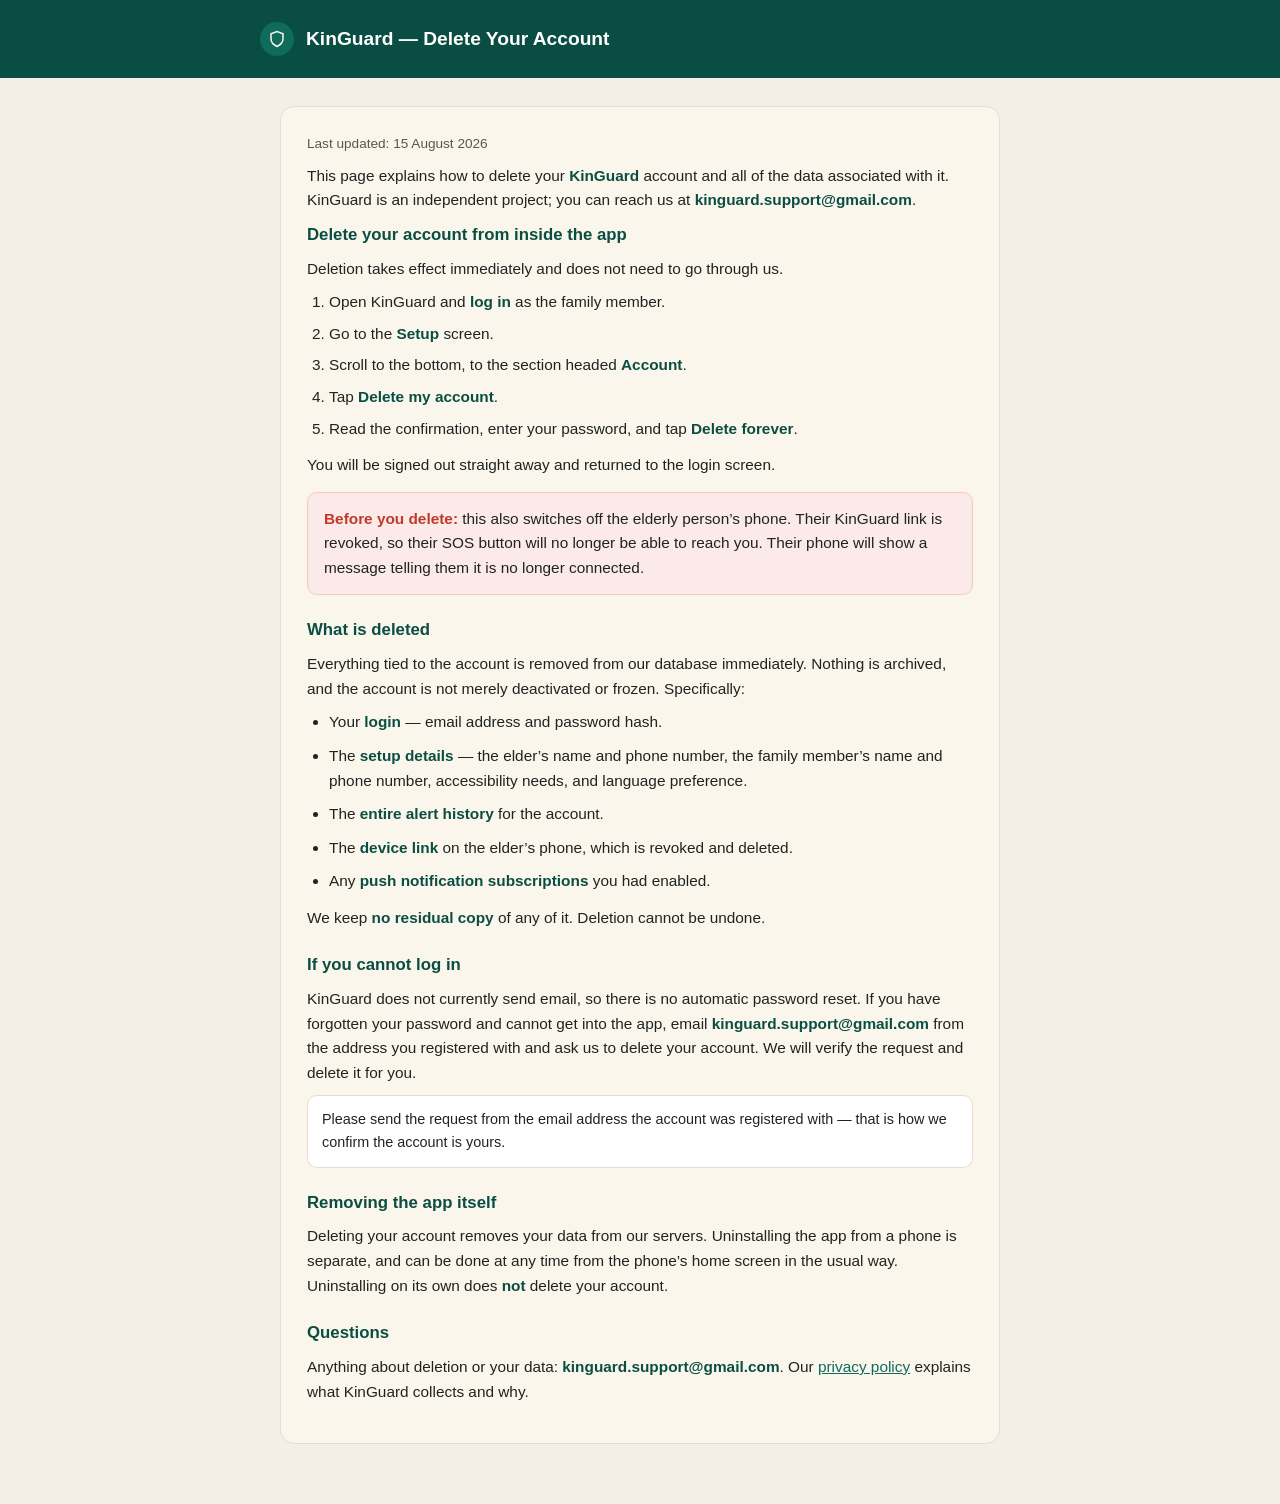
<file: templates/delete-account.html>
<!DOCTYPE html>
<html lang="en">
<head>
<meta charset="UTF-8">
<meta name="viewport" content="width=device-width, initial-scale=1.0">
<meta name="color-scheme" content="light">
<title>KinGuard — Delete Your Account</title>
<style>
  :root{--teal:#0F6B5C;--teal-dark:#0A4E43;--cream:#FBF6EC;--ink:#1F2421;--muted:#5c554e;--line:#e5ddcf;--red:#C0392B}
  *{box-sizing:border-box;margin:0;padding:0}
  body{font-family:-apple-system,BlinkMacSystemFont,"Segoe UI",Roboto,Helvetica,Arial,sans-serif;
    color:var(--ink);background:#f4efe6;line-height:1.6}
  header{background:var(--teal-dark);color:#fff;padding:22px 20px}
  header .wrap{max-width:760px;margin:0 auto;display:flex;align-items:center;gap:12px}
  header .sh{width:34px;height:34px;border-radius:50%;background:var(--teal);display:flex;align-items:center;justify-content:center}
  header .sh svg{width:18px;height:18px;stroke:var(--cream);fill:none;stroke-width:2}
  header h1{font-size:1.2rem;font-weight:800}
  main{max-width:760px;margin:0 auto;padding:28px 20px 60px}
  .card{background:var(--cream);border:1px solid var(--line);border-radius:14px;padding:26px 26px 30px}
  h2{font-size:1.05rem;color:var(--teal-dark);margin:22px 0 8px;font-weight:800}
  h2:first-of-type{margin-top:6px}
  p,li{font-size:.96rem;color:var(--ink);margin-bottom:9px}
  ul,ol{margin:4px 0 12px 22px}
  .muted{color:var(--muted);font-size:.85rem}
  .note{background:#fff;border:1px solid var(--line);border-radius:10px;padding:12px 14px;margin:10px 0;font-size:.9rem}
  .warn{background:#FBEAE7;border:1px solid #F1C9C2;border-radius:10px;padding:14px 16px;margin:14px 0}
  .warn strong{color:var(--red)}
  .steps li{margin-bottom:7px}
  a{color:var(--teal)}
  strong{color:var(--teal-dark)}
</style>
</head>
<body>
<header>
  <div class="wrap">
    <div class="sh"><svg viewBox="0 0 24 24"><path d="M12 22s8-4 8-10V5l-8-3-8 3v7c0 6 8 10 8 10z"/></svg></div>
    <h1>KinGuard — Delete Your Account</h1>
  </div>
</header>
<main>
  <div class="card">
    <p class="muted">Last updated: 15 August 2026</p>

    <p>This page explains how to delete your <strong>KinGuard</strong> account and all of the data associated with it.
    KinGuard is an independent project; you can reach us at <strong>kinguard.support@gmail.com</strong>.</p>

    <h2>Delete your account from inside the app</h2>
    <p>Deletion takes effect immediately and does not need to go through us.</p>
    <ol class="steps">
      <li>Open KinGuard and <strong>log in</strong> as the family member.</li>
      <li>Go to the <strong>Setup</strong> screen.</li>
      <li>Scroll to the bottom, to the section headed <strong>Account</strong>.</li>
      <li>Tap <strong>Delete my account</strong>.</li>
      <li>Read the confirmation, enter your password, and tap <strong>Delete forever</strong>.</li>
    </ol>
    <p>You will be signed out straight away and returned to the login screen.</p>

    <div class="warn">
      <p style="margin-bottom:0"><strong>Before you delete:</strong> this also switches off the elderly person&#8217;s
      phone. Their KinGuard link is revoked, so their SOS button will no longer be able to reach you. Their phone will
      show a message telling them it is no longer connected.</p>
    </div>

    <h2>What is deleted</h2>
    <p>Everything tied to the account is removed from our database immediately. Nothing is archived, and the account is
    not merely deactivated or frozen. Specifically:</p>
    <ul>
      <li>Your <strong>login</strong> &#8212; email address and password hash.</li>
      <li>The <strong>setup details</strong> &#8212; the elder&#8217;s name and phone number, the family member&#8217;s
      name and phone number, accessibility needs, and language preference.</li>
      <li>The <strong>entire alert history</strong> for the account.</li>
      <li>The <strong>device link</strong> on the elder&#8217;s phone, which is revoked and deleted.</li>
      <li>Any <strong>push notification subscriptions</strong> you had enabled.</li>
    </ul>
    <p>We keep <strong>no residual copy</strong> of any of it. Deletion cannot be undone.</p>

    <h2>If you cannot log in</h2>
    <p>KinGuard does not currently send email, so there is no automatic password reset. If you have forgotten your
    password and cannot get into the app, email <strong>kinguard.support@gmail.com</strong> from the address you registered
    with and ask us to delete your account. We will verify the request and delete it for you.</p>

    <div class="note">Please send the request from the email address the account was registered with &#8212; that is how
    we confirm the account is yours.</div>

    <h2>Removing the app itself</h2>
    <p>Deleting your account removes your data from our servers. Uninstalling the app from a phone is separate, and can
    be done at any time from the phone&#8217;s home screen in the usual way. Uninstalling on its own does
    <strong>not</strong> delete your account.</p>

    <h2>Questions</h2>
    <p>Anything about deletion or your data: <strong>kinguard.support@gmail.com</strong>. Our
    <a href="/privacy">privacy policy</a> explains what KinGuard collects and why.</p>
  </div>
</main>
</body>
</html>
</file>
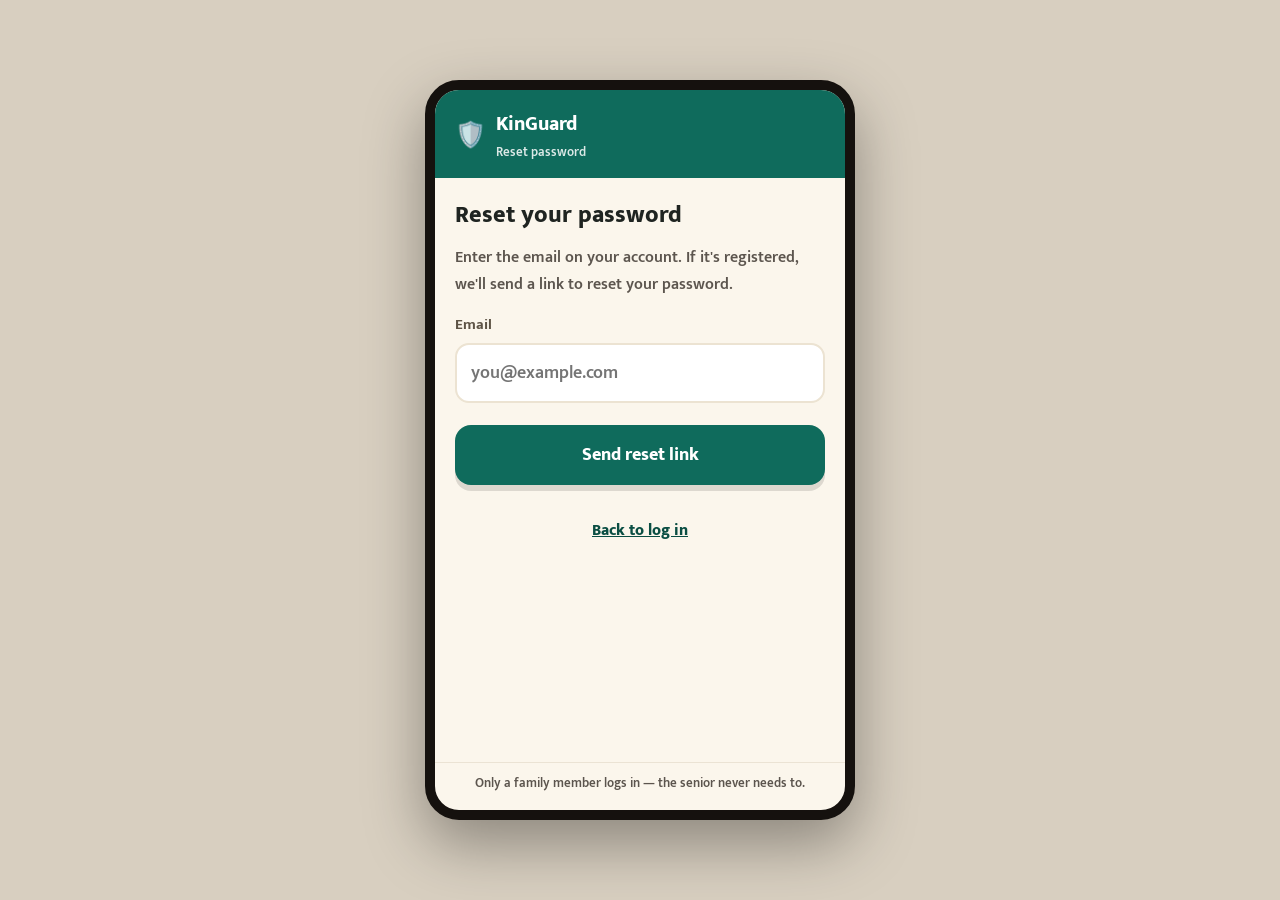
<file: templates/forgot-password.html>
<!DOCTYPE html>
<html lang="en">
<head>
<meta charset="UTF-8" />
<meta name="viewport" content="width=device-width, initial-scale=1.0" />
<title>KinGuard — Reset password</title>
<link rel="preconnect" href="https://fonts.googleapis.com">
<link href="https://fonts.googleapis.com/css2?family=Mukta:wght@400;600;700;800&display=swap" rel="stylesheet">
<link rel="stylesheet" href="/static/style.css">
<meta name="theme-color" content="#0F6B5C">
<meta name="color-scheme" content="light">
<link rel="manifest" href="/static/manifest.json">
<link rel="apple-touch-icon" href="/static/icon-192.png">
<meta name="apple-mobile-web-app-capable" content="yes">
<meta name="apple-mobile-web-app-status-bar-style" content="default">
</head>
<body>
<div class="phone">
  <header><span class="brand"><span class="sh">🛡️</span><span>KinGuard <small style="opacity:.85">Reset password</small></span></span></header>
  <div class="stage">
    <div class="lead" style="margin-bottom:14px">Reset your password</div>
    <div id="pre" style="font-weight:600;color:var(--muted);margin-bottom:14px">
      Enter the email on your account. If it's registered, we'll send a link to reset your password.</div>
    <form class="authform" id="reqForm" onsubmit="return doRequest(event)">
      <label class="fld">Email
        <input id="email" type="email" autocomplete="username" placeholder="you@example.com"></label>
      <button class="listen" style="margin-top:8px" type="submit">Send reset link</button>
    </form>
    <div id="sent" style="display:none;background:var(--teal-soft);border:2px solid #BFE0D6;border-radius:16px;
      padding:14px 16px;margin-top:14px;font-weight:700;color:#0A4E43">
      ✅ If that email is registered, a reset link is on its way. It expires in 30 minutes.</div>
    <div id="msg"></div>
    <div style="text-align:center;margin-top:18px;font-weight:600;color:var(--muted)">
      <a href="/login" style="color:#0A4E43;font-weight:800">Back to log in</a></div>
  </div>
  <div class="footnote">Only a family member logs in — the senior never needs to.</div>
</div>
<script>
function err(t){ document.getElementById('msg').innerHTML='<div style="color:#C0392B;font-weight:700;margin-top:14px;text-align:center">'+t+'</div>'; }
async function doRequest(e){
  if(e) e.preventDefault();
  const email=(document.getElementById('email').value||'').trim();
  document.getElementById('msg').textContent='';
  try{
    const r=await fetch('/api/forgot-password',{method:'POST',headers:{'Content-Type':'application/json'},body:JSON.stringify({email})});
    if(r.ok){
      document.getElementById('reqForm').style.display='none';
      document.getElementById('pre').style.display='none';
      document.getElementById('sent').style.display='block';
      return false;
    }
    const j=await r.json().catch(()=>({}));
    err(j.error||'Something went wrong.');
  }catch(e){ err('Network error — please try again.'); }
  return false;
}
</script>
</body>
</html>
</file>
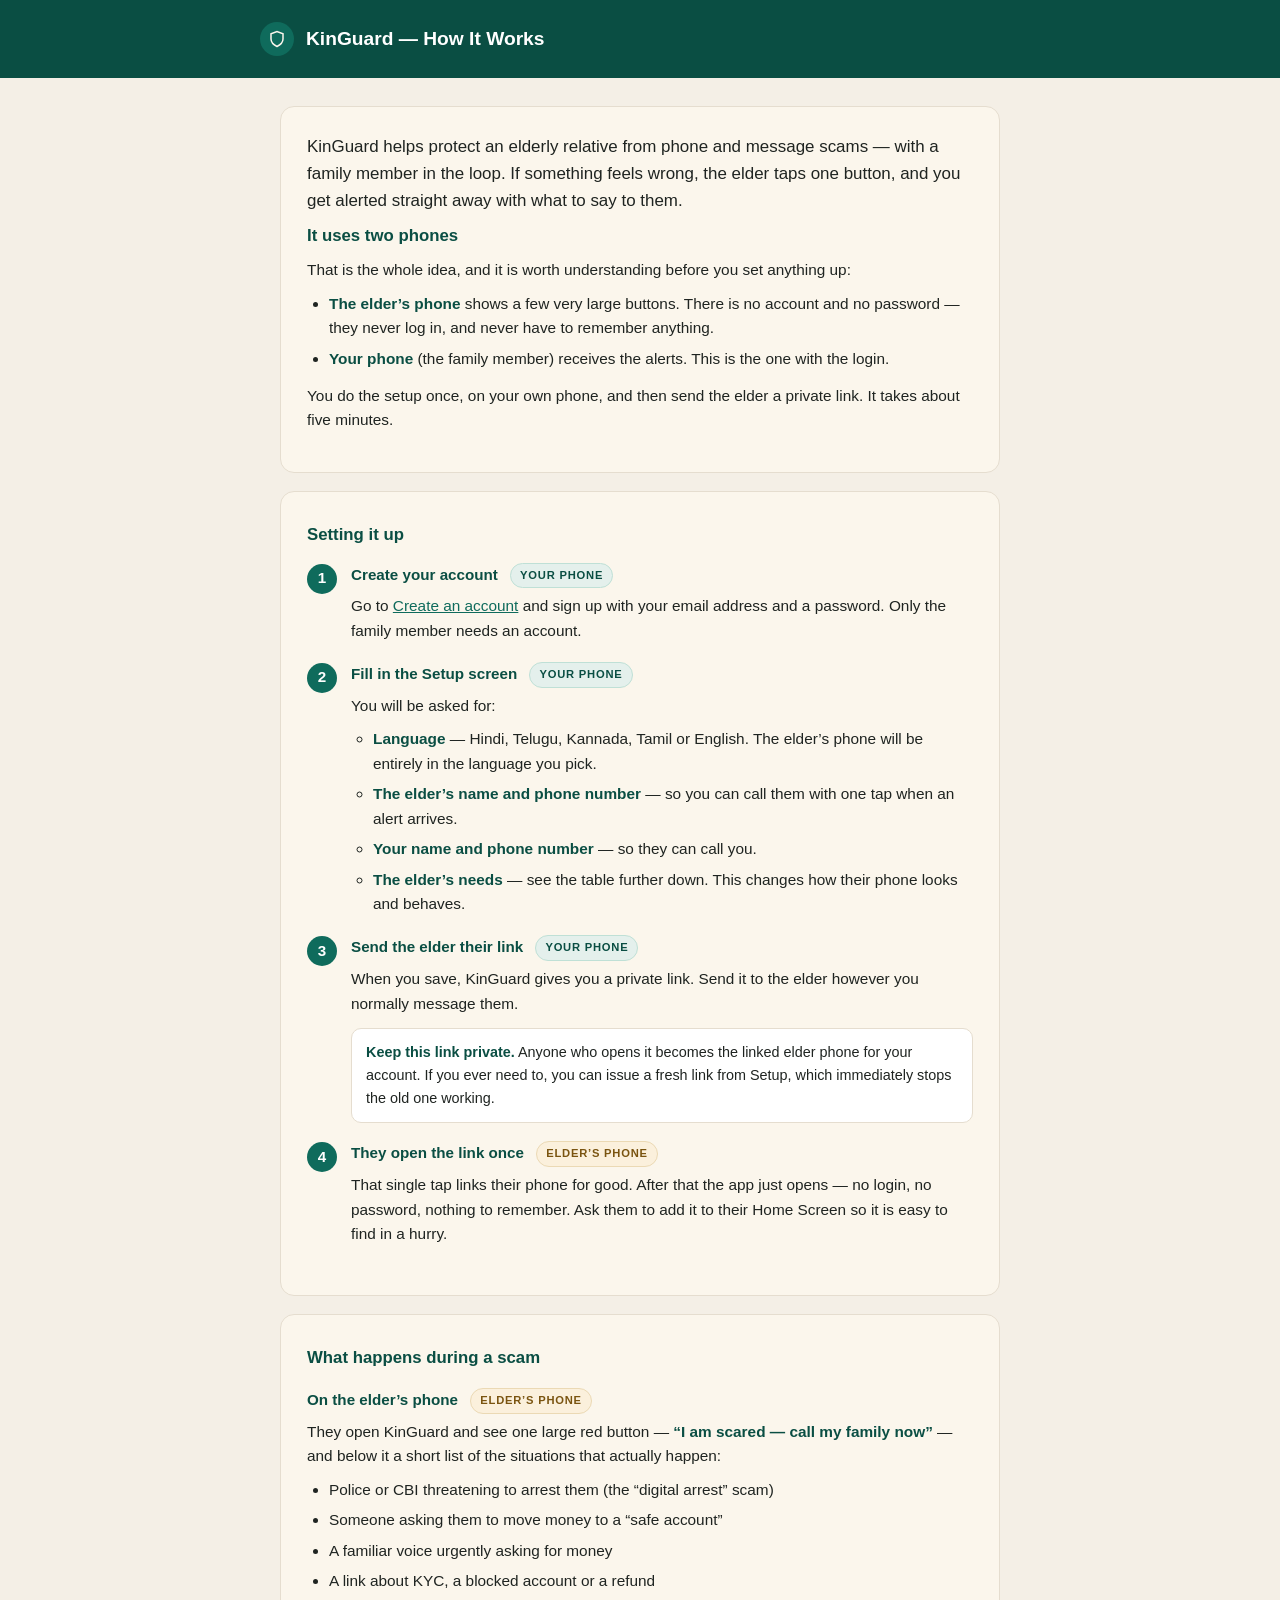
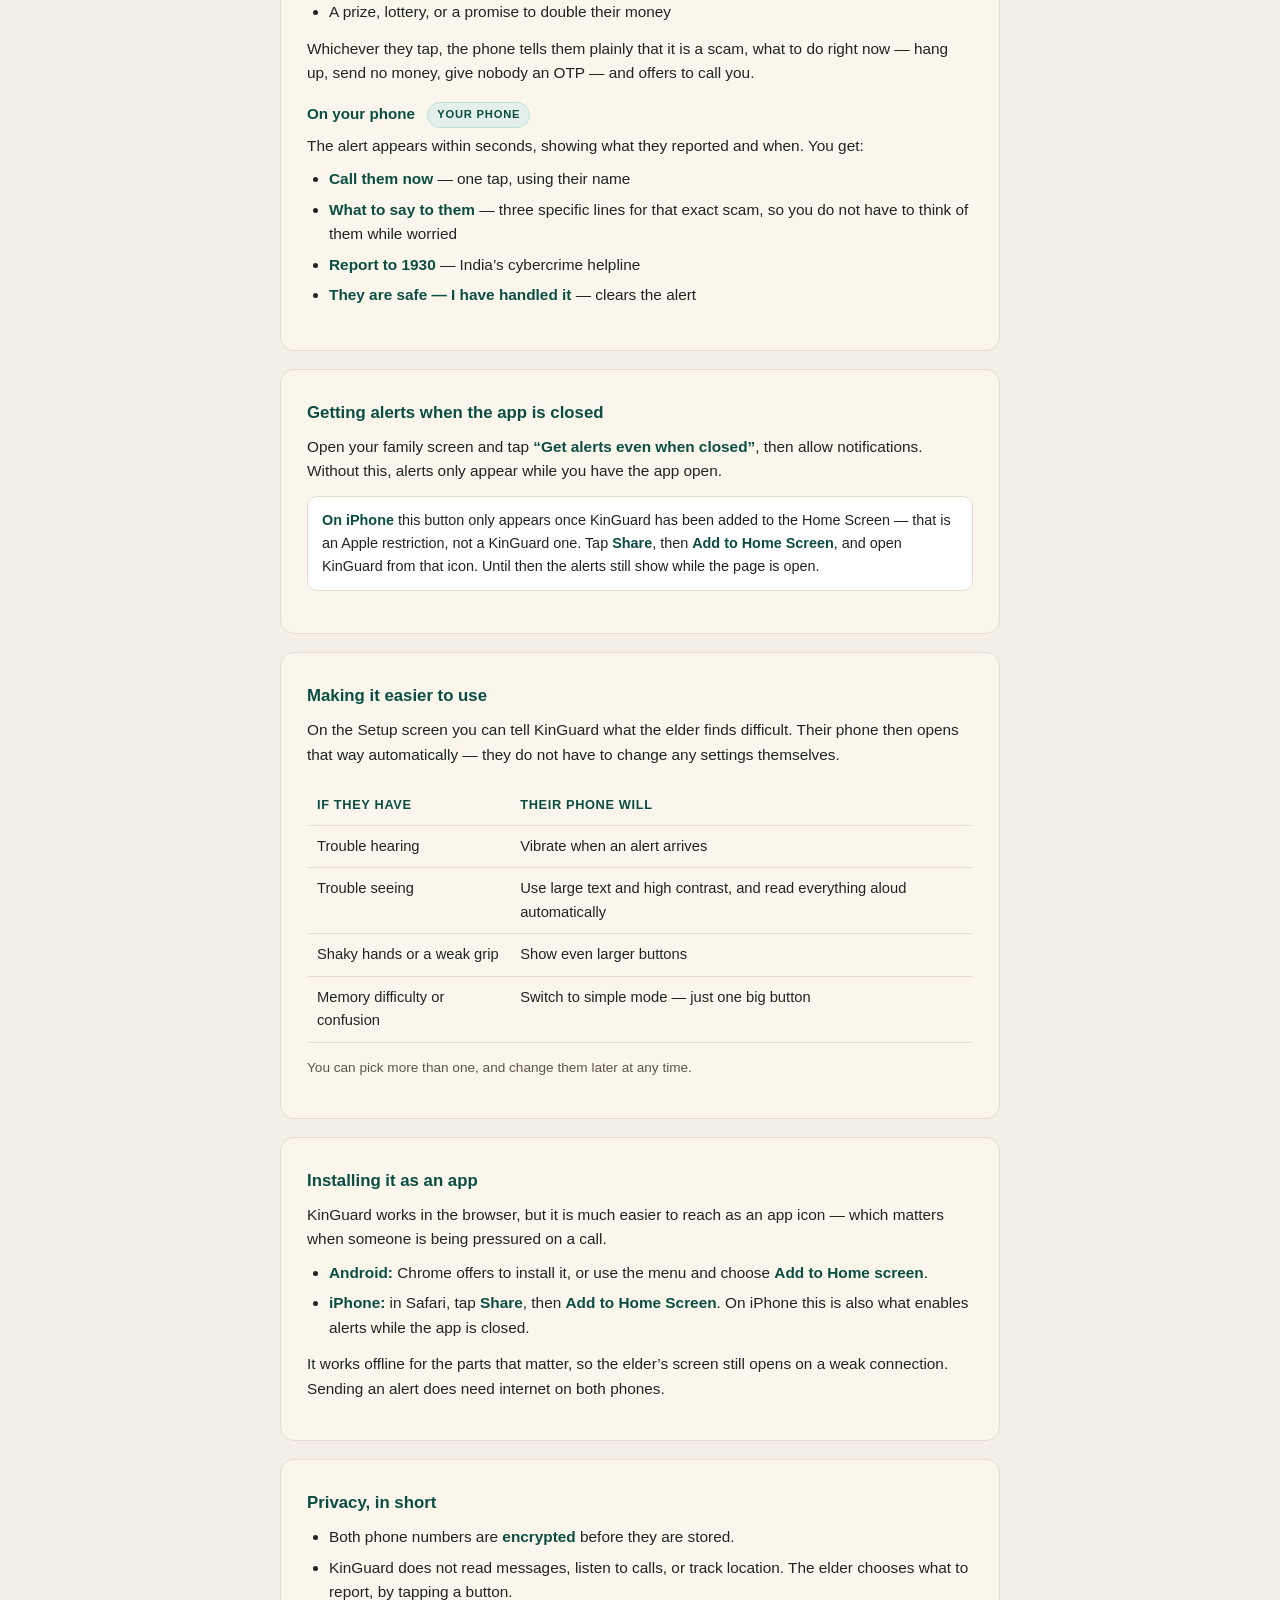
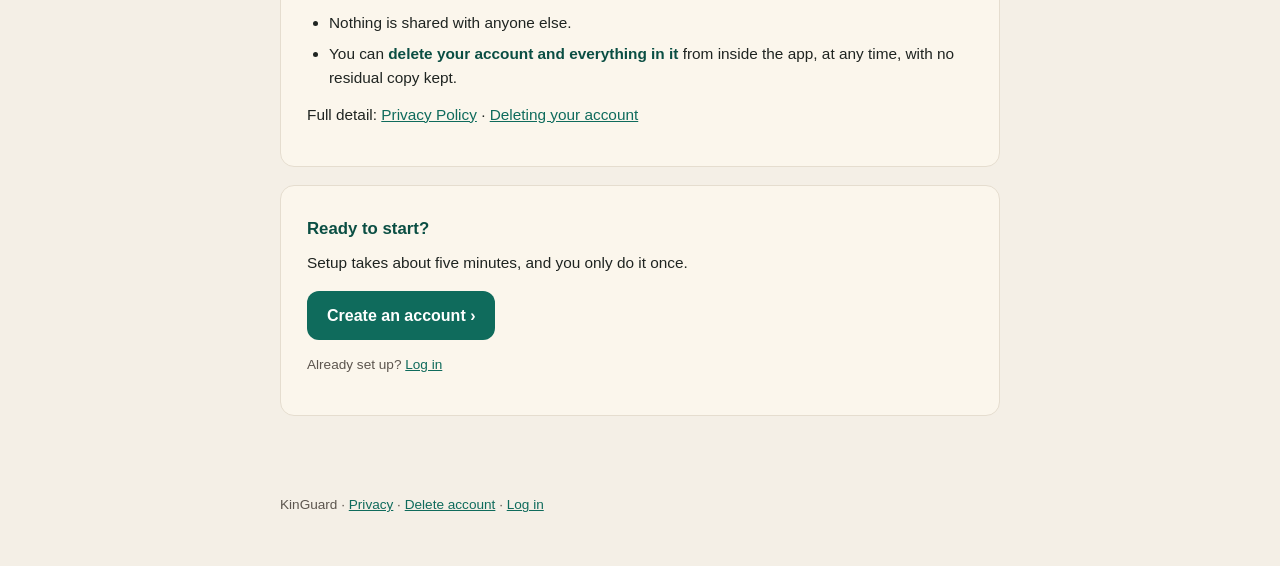
<file: templates/how-it-works.html>
<!DOCTYPE html>
<html lang="en">
<head>
<meta charset="UTF-8">
<meta name="viewport" content="width=device-width, initial-scale=1.0">
<title>KinGuard — How It Works</title>
<meta name="description" content="How KinGuard protects an elderly relative from scams, with a family member in the loop. Setup takes about five minutes.">
<meta name="theme-color" content="#0F6B5C">
<meta name="color-scheme" content="light">
<link rel="apple-touch-icon" href="/static/icon-192.png">
<style>
  :root{--teal:#0F6B5C;--teal-dark:#0A4E43;--teal-soft:#E4F0EC;--cream:#FBF6EC;--ink:#1F2421;
        --muted:#5c554e;--line:#e5ddcf;--red:#C0392B;--red-soft:#FBEAE7;--amber:#B8791A}
  *{box-sizing:border-box;margin:0;padding:0}
  body{font-family:-apple-system,BlinkMacSystemFont,"Segoe UI",Roboto,Helvetica,Arial,sans-serif;
    color:var(--ink);background:#f4efe6;line-height:1.6}
  header{background:var(--teal-dark);color:#fff;padding:22px 20px}
  header .wrap{max-width:760px;margin:0 auto;display:flex;align-items:center;gap:12px}
  header .sh{width:34px;height:34px;border-radius:50%;background:var(--teal);display:flex;
    align-items:center;justify-content:center;flex:none}
  header .sh svg{width:18px;height:18px;stroke:var(--cream);fill:none;stroke-width:2}
  header h1{font-size:1.2rem;font-weight:800}
  main{max-width:760px;margin:0 auto;padding:28px 20px 60px}
  .card{background:var(--cream);border:1px solid var(--line);border-radius:14px;
    padding:26px 26px 30px;margin-bottom:18px}
  .lede{font-size:1.06rem}
  h2{font-size:1.05rem;color:var(--teal-dark);margin:24px 0 8px;font-weight:800}
  h2:first-of-type{margin-top:4px}
  h3{font-size:.95rem;color:var(--teal-dark);margin:16px 0 6px;font-weight:800}
  p,li{font-size:.96rem;color:var(--ink);margin-bottom:9px}
  ul,ol{margin:4px 0 12px 22px}
  li{margin-bottom:6px}
  .muted{color:var(--muted);font-size:.85rem}
  a{color:var(--teal)}
  strong{color:var(--teal-dark)}

  /* Which phone a step happens on — the whole app is two phones, so every
     instruction says which one it belongs to. */
  .who{display:inline-block;font-size:.7rem;font-weight:800;letter-spacing:.07em;
    text-transform:uppercase;padding:3px 9px;border-radius:99px;vertical-align:middle;
    margin-left:8px;white-space:nowrap}
  .who.fam{background:var(--teal-soft);color:var(--teal-dark);border:1px solid #BFE0D6}
  .who.eld{background:#FBF0DC;color:#7A5410;border:1px solid #EBD9B4}

  /* Numbered setup steps: this genuinely is a sequence, so it is numbered. */
  .steps{list-style:none;margin:14px 0 4px;counter-reset:s}
  .steps > li{counter-increment:s;position:relative;padding-left:44px;margin-bottom:18px}
  .steps > li::before{content:counter(s);position:absolute;left:0;top:1px;width:30px;height:30px;
    border-radius:50%;background:var(--teal);color:#fff;font-weight:800;font-size:.95rem;
    display:flex;align-items:center;justify-content:center}
  .steps h3{margin-top:0}

  .note{background:#fff;border:1px solid var(--line);border-radius:10px;
    padding:12px 14px;margin:12px 0;font-size:.9rem}
  .note.alert{background:var(--red-soft);border-color:#F1C9C2}
  .note.alert strong{color:var(--red)}
  table{width:100%;border-collapse:collapse;margin:10px 0 14px;font-size:.92rem}
  th,td{text-align:left;padding:9px 10px;border-bottom:1px solid var(--line);vertical-align:top}
  th{color:var(--teal-dark);font-weight:800;font-size:.8rem;text-transform:uppercase;letter-spacing:.05em}
  .tblwrap{overflow-x:auto}
  .cta{display:inline-block;background:var(--teal);color:#fff;text-decoration:none;font-weight:800;
    padding:12px 20px;border-radius:12px;margin-top:6px}
  .cta:hover{background:var(--teal-dark)}
  footer{max-width:760px;margin:0 auto;padding:0 20px 50px;font-size:.85rem;color:var(--muted)}
  footer a{color:var(--teal)}
  a:focus-visible,.cta:focus-visible{outline:3px solid var(--amber);outline-offset:2px}
</style>
</head>
<body>
<header>
  <div class="wrap">
    <div class="sh"><svg viewBox="0 0 24 24"><path d="M12 22s8-4 8-10V5l-8-3-8 3v7c0 6 8 10 8 10z"/></svg></div>
    <h1>KinGuard — How It Works</h1>
  </div>
</header>

<main>
  <div class="card">
    <p class="lede">KinGuard helps protect an elderly relative from phone and message scams &#8212; with
    a family member in the loop. If something feels wrong, the elder taps one button, and you get
    alerted straight away with what to say to them.</p>

    <h2>It uses two phones</h2>
    <p>That is the whole idea, and it is worth understanding before you set anything up:</p>
    <ul>
      <li><strong>The elder&#8217;s phone</strong> shows a few very large buttons. There is no account
      and no password &#8212; they never log in, and never have to remember anything.</li>
      <li><strong>Your phone</strong> (the family member) receives the alerts. This is the one with
      the login.</li>
    </ul>
    <p>You do the setup once, on your own phone, and then send the elder a private link. It takes
    about five minutes.</p>
  </div>

  <div class="card">
    <h2>Setting it up</h2>
    <ol class="steps">
      <li>
        <h3>Create your account <span class="who fam">Your phone</span></h3>
        <p>Go to <a href="/register">Create an account</a> and sign up with your email address and a
        password. Only the family member needs an account.</p>
      </li>
      <li>
        <h3>Fill in the Setup screen <span class="who fam">Your phone</span></h3>
        <p>You will be asked for:</p>
        <ul>
          <li><strong>Language</strong> &#8212; Hindi, Telugu, Kannada, Tamil or English. The
          elder&#8217;s phone will be entirely in the language you pick.</li>
          <li><strong>The elder&#8217;s name and phone number</strong> &#8212; so you can call them with one
          tap when an alert arrives.</li>
          <li><strong>Your name and phone number</strong> &#8212; so they can call you.</li>
          <li><strong>The elder&#8217;s needs</strong> &#8212; see the table further down. This changes how
          their phone looks and behaves.</li>
        </ul>
      </li>
      <li>
        <h3>Send the elder their link <span class="who fam">Your phone</span></h3>
        <p>When you save, KinGuard gives you a private link. Send it to the elder however you
        normally message them.</p>
        <div class="note"><strong>Keep this link private.</strong> Anyone who opens it becomes the
        linked elder phone for your account. If you ever need to, you can issue a fresh link from
        Setup, which immediately stops the old one working.</div>
      </li>
      <li>
        <h3>They open the link once <span class="who eld">Elder&#8217;s phone</span></h3>
        <p>That single tap links their phone for good. After that the app just opens &#8212; no login,
        no password, nothing to remember. Ask them to add it to their Home Screen so it is easy to
        find in a hurry.</p>
      </li>
    </ol>
  </div>

  <div class="card">
    <h2>What happens during a scam</h2>

    <h3>On the elder&#8217;s phone <span class="who eld">Elder&#8217;s phone</span></h3>
    <p>They open KinGuard and see one large red button &#8212; <strong>&#8220;I am scared &#8212; call my
    family now&#8221;</strong> &#8212; and below it a short list of the situations that actually happen:</p>
    <ul>
      <li>Police or CBI threatening to arrest them (the &#8220;digital arrest&#8221; scam)</li>
      <li>Someone asking them to move money to a &#8220;safe account&#8221;</li>
      <li>A familiar voice urgently asking for money</li>
      <li>A link about KYC, a blocked account or a refund</li>
      <li>A prize, lottery, or a promise to double their money</li>
    </ul>
    <p>Whichever they tap, the phone tells them plainly that it is a scam, what to do right now
    &#8212; hang up, send no money, give nobody an OTP &#8212; and offers to call you.</p>

    <h3>On your phone <span class="who fam">Your phone</span></h3>
    <p>The alert appears within seconds, showing what they reported and when. You get:</p>
    <ul>
      <li><strong>Call them now</strong> &#8212; one tap, using their name</li>
      <li><strong>What to say to them</strong> &#8212; three specific lines for that exact scam, so you
      do not have to think of them while worried</li>
      <li><strong>Report to 1930</strong> &#8212; India&#8217;s cybercrime helpline</li>
      <li><strong>They are safe &#8212; I have handled it</strong> &#8212; clears the alert</li>
    </ul>
  </div>

  <div class="card">
    <h2>Getting alerts when the app is closed</h2>
    <p>Open your family screen and tap <strong>&#8220;Get alerts even when closed&#8221;</strong>, then allow
    notifications. Without this, alerts only appear while you have the app open.</p>
    <div class="note"><strong>On iPhone</strong> this button only appears once KinGuard has been added
    to the Home Screen &#8212; that is an Apple restriction, not a KinGuard one. Tap
    <strong>Share</strong>, then <strong>Add to Home Screen</strong>, and open KinGuard from that icon.
    Until then the alerts still show while the page is open.</div>
  </div>

  <div class="card">
    <h2>Making it easier to use</h2>
    <p>On the Setup screen you can tell KinGuard what the elder finds difficult. Their phone then
    opens that way automatically &#8212; they do not have to change any settings themselves.</p>
    <div class="tblwrap">
      <table>
        <thead><tr><th>If they have</th><th>Their phone will</th></tr></thead>
        <tbody>
          <tr><td>Trouble hearing</td><td>Vibrate when an alert arrives</td></tr>
          <tr><td>Trouble seeing</td><td>Use large text and high contrast, and read everything aloud automatically</td></tr>
          <tr><td>Shaky hands or a weak grip</td><td>Show even larger buttons</td></tr>
          <tr><td>Memory difficulty or confusion</td><td>Switch to simple mode &#8212; just one big button</td></tr>
        </tbody>
      </table>
    </div>
    <p class="muted">You can pick more than one, and change them later at any time.</p>
  </div>

  <div class="card">
    <h2>Installing it as an app</h2>
    <p>KinGuard works in the browser, but it is much easier to reach as an app icon &#8212; which
    matters when someone is being pressured on a call.</p>
    <ul>
      <li><strong>Android:</strong> Chrome offers to install it, or use the menu and choose
      <strong>Add to Home screen</strong>.</li>
      <li><strong>iPhone:</strong> in Safari, tap <strong>Share</strong>, then
      <strong>Add to Home Screen</strong>. On iPhone this is also what enables alerts while the app
      is closed.</li>
    </ul>
    <p>It works offline for the parts that matter, so the elder&#8217;s screen still opens on a weak
    connection. Sending an alert does need internet on both phones.</p>
  </div>

  <div class="card">
    <h2>Privacy, in short</h2>
    <ul>
      <li>Both phone numbers are <strong>encrypted</strong> before they are stored.</li>
      <li>KinGuard does not read messages, listen to calls, or track location. The elder chooses
      what to report, by tapping a button.</li>
      <li>Nothing is shared with anyone else.</li>
      <li>You can <strong>delete your account and everything in it</strong> from inside the app, at
      any time, with no residual copy kept.</li>
    </ul>
    <p>Full detail: <a href="/privacy">Privacy Policy</a> &#183;
    <a href="/delete-account">Deleting your account</a></p>
  </div>

  <div class="card">
    <h2>Ready to start?</h2>
    <p>Setup takes about five minutes, and you only do it once.</p>
    <a class="cta" href="/register">Create an account &#8250;</a>
    <p class="muted" style="margin-top:14px">Already set up? <a href="/login">Log in</a></p>
  </div>
</main>

<footer>
  KinGuard &#183; <a href="/privacy">Privacy</a> &#183;
  <a href="/delete-account">Delete account</a> &#183;
  <a href="/login">Log in</a>
</footer>
</body>
</html>
</file>
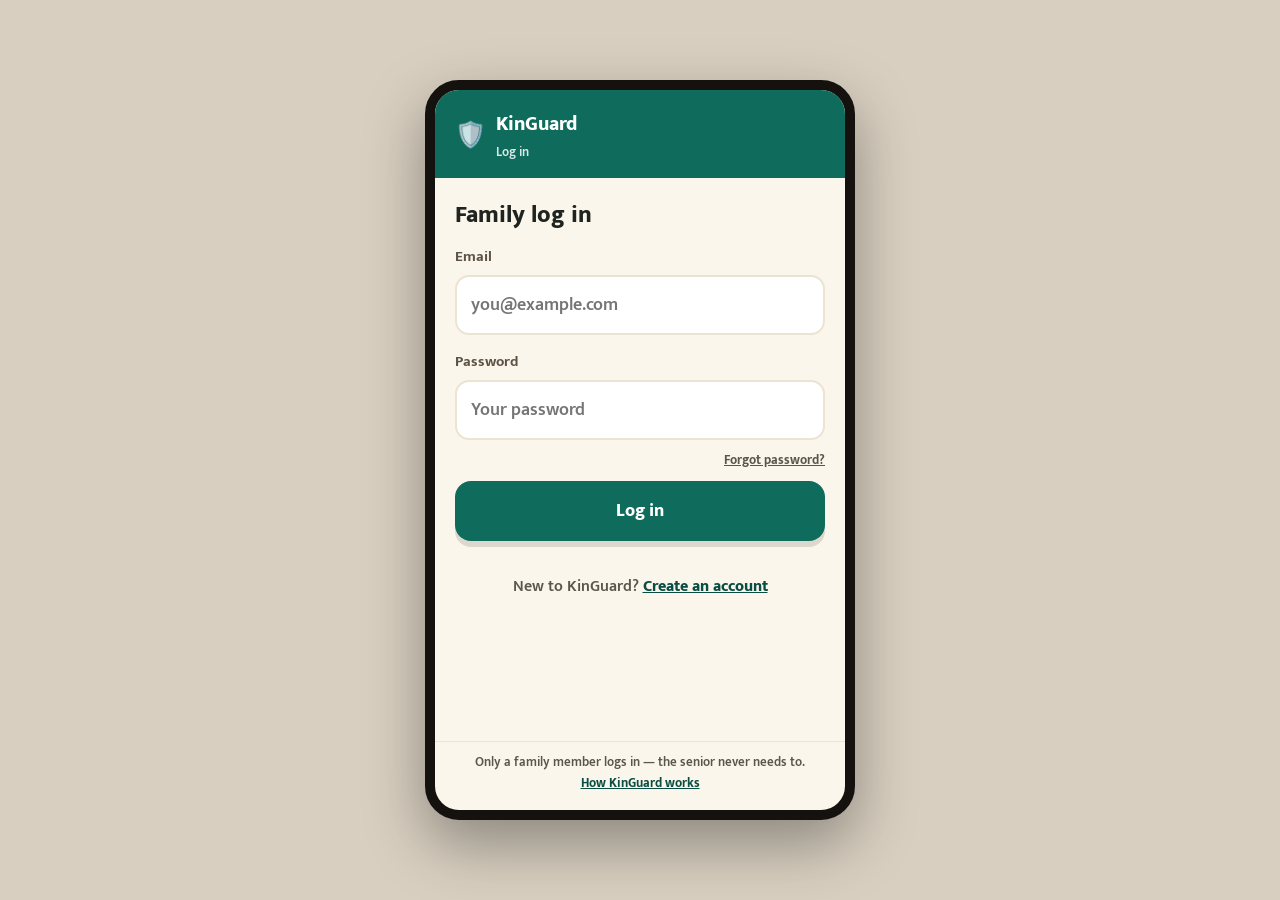
<file: templates/login.html>
<!DOCTYPE html>
<html lang="en">
<head>
<meta charset="UTF-8" />
<meta name="viewport" content="width=device-width, initial-scale=1.0" />
<title>KinGuard — Log in</title>
<link rel="preconnect" href="https://fonts.googleapis.com">
<link href="https://fonts.googleapis.com/css2?family=Mukta:wght@400;600;700;800&display=swap" rel="stylesheet">
<link rel="stylesheet" href="/static/style.css">
<meta name="theme-color" content="#0F6B5C">
<meta name="color-scheme" content="light">
<link rel="manifest" href="/static/manifest.json">
<link rel="apple-touch-icon" href="/static/icon-192.png">
<meta name="apple-mobile-web-app-capable" content="yes">
<meta name="apple-mobile-web-app-status-bar-style" content="default">
</head>
<body>
<div class="phone">
  <header><span class="brand"><span class="sh">🛡️</span><span>KinGuard <small style="opacity:.85">Log in</small></span></span></header>
  <div class="stage">
    <div id="deleted" style="display:none;background:var(--teal-soft);border:2px solid #BFE0D6;border-radius:16px;
      padding:14px 16px;margin-bottom:16px;font-weight:700;color:#0A4E43">
      ✅ Your account has been deleted.</div>
    <div class="lead" style="margin-bottom:14px">Family log in</div>
    <form class="authform" onsubmit="return doLogin(event)">
      <label class="fld">Email
        <input id="email" type="email" autocomplete="username" placeholder="you@example.com"></label>
      <label class="fld">Password
        <input id="pw" type="password" autocomplete="current-password" placeholder="Your password"></label>
      <div style="text-align:right;margin-top:-8px">
        <a href="/forgot-password" style="color:var(--muted);font-weight:700;font-size:13px">Forgot password?</a></div>
      <button class="listen" style="margin-top:8px" type="submit">Log in</button>
    </form>
    <div id="msg"></div>
    <div style="text-align:center;margin-top:18px;font-weight:600;color:var(--muted)">
      New to KinGuard? <a href="/register" style="color:#0A4E43;font-weight:800">Create an account</a></div>
  </div>
  <div class="footnote">Only a family member logs in — the senior never needs to.<br>
    <a href="/how-it-works" style="color:#0A4E43;font-weight:700">How KinGuard works</a></div>
</div>
<script>
function nextUrl(){ const n=new URLSearchParams(location.search).get('next'); return (n && n.startsWith('/') && !n.startsWith('//')) ? n : '/family'; }
// Shown once after a successful account deletion (see /api/account).
if(new URLSearchParams(location.search).get('deleted')==='1'){
  document.getElementById('deleted').style.display='block';
}
function err(t){ document.getElementById('msg').innerHTML='<div style="color:#C0392B;font-weight:700;margin-top:14px;text-align:center">'+t+'</div>'; }
async function doLogin(e){
  if(e) e.preventDefault();
  const email=(document.getElementById('email').value||'').trim();
  const password=document.getElementById('pw').value||'';
  document.getElementById('msg').textContent='';
  try{
    const r=await fetch('/api/login',{method:'POST',headers:{'Content-Type':'application/json'},body:JSON.stringify({email,password})});
    const j=await r.json().catch(()=>({}));
    if(r.ok){ location.href=nextUrl(); return; }
    err(j.error||'Could not log in.');
  }catch(e){ err('Network error — please try again.'); }
  return false;
}
</script>
</body>
</html>
</file>
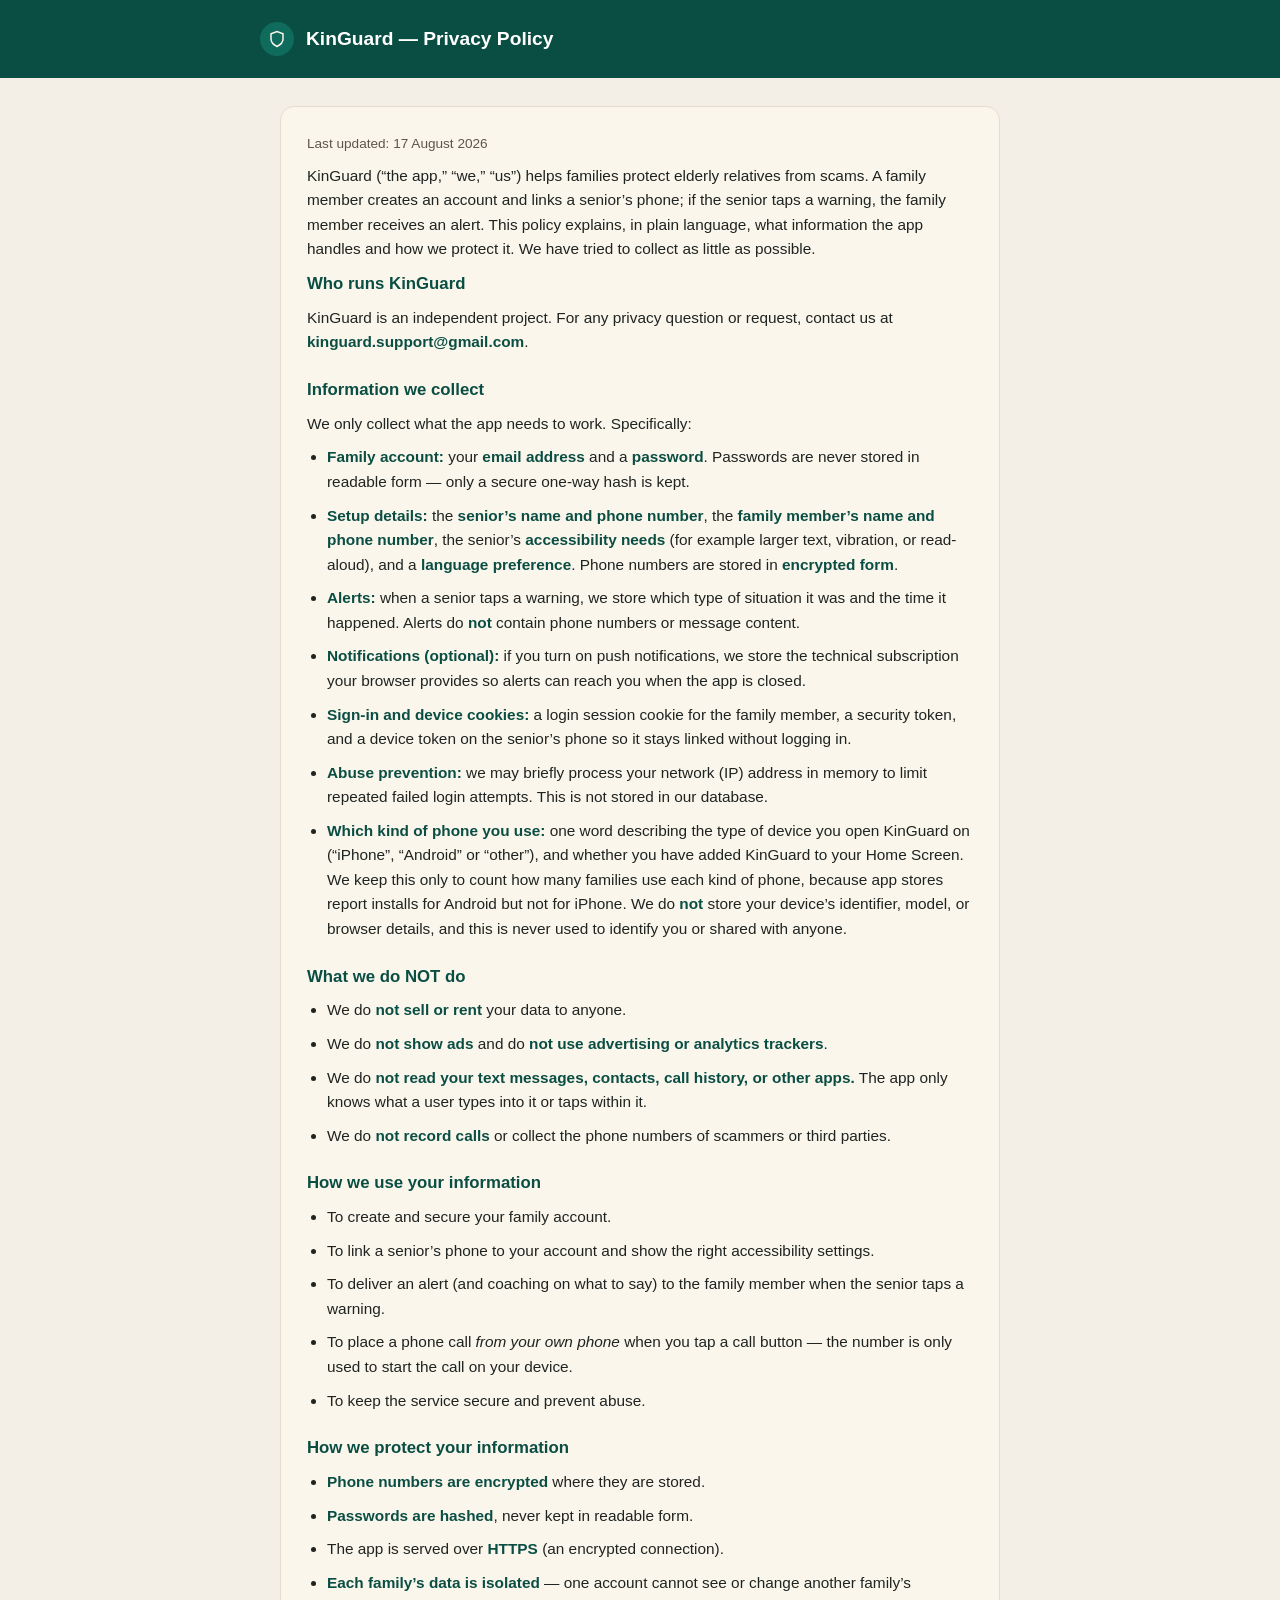
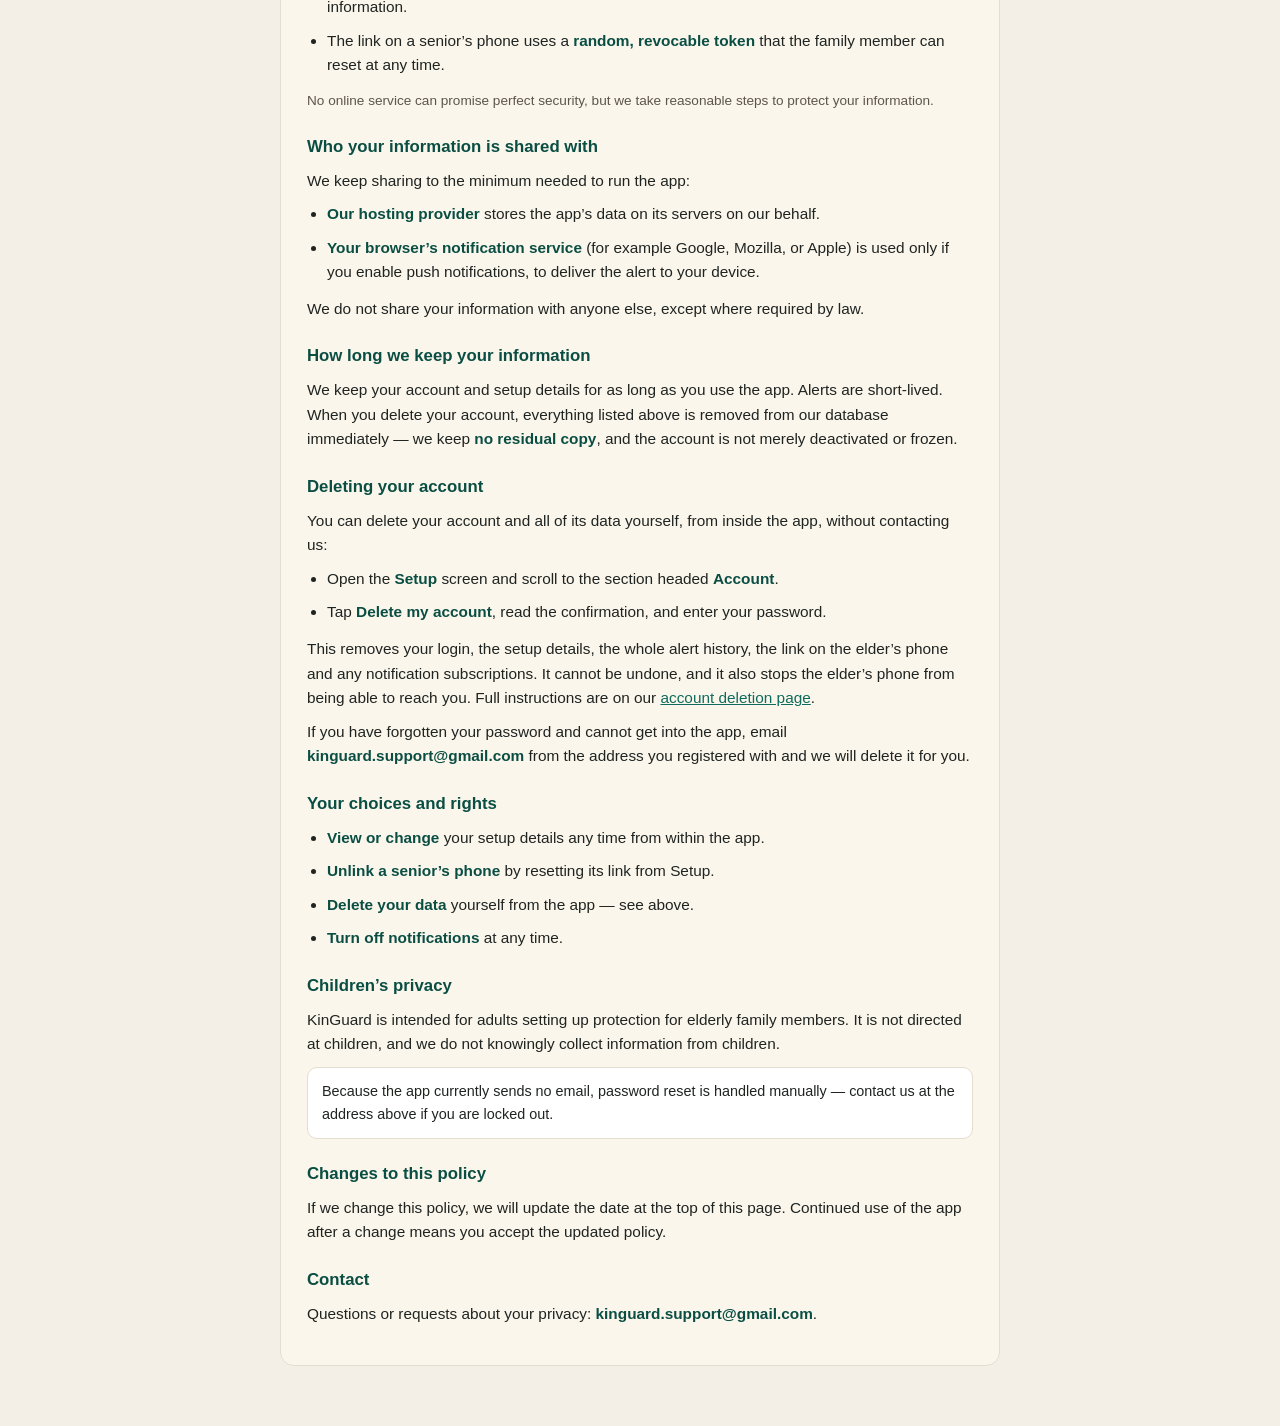
<file: templates/privacy.html>
<!DOCTYPE html>
<html lang="en">
<head>
<meta charset="UTF-8">
<meta name="viewport" content="width=device-width, initial-scale=1.0">
<meta name="color-scheme" content="light">
<title>KinGuard — Privacy Policy</title>
<style>
  :root{--teal:#0F6B5C;--teal-dark:#0A4E43;--cream:#FBF6EC;--ink:#1F2421;--muted:#5c554e;--line:#e5ddcf}
  *{box-sizing:border-box;margin:0;padding:0}
  body{font-family:-apple-system,BlinkMacSystemFont,"Segoe UI",Roboto,Helvetica,Arial,sans-serif;
    color:var(--ink);background:#f4efe6;line-height:1.6}
  header{background:var(--teal-dark);color:#fff;padding:22px 20px}
  header .wrap{max-width:760px;margin:0 auto;display:flex;align-items:center;gap:12px}
  header .sh{width:34px;height:34px;border-radius:50%;background:var(--teal);display:flex;align-items:center;justify-content:center}
  header .sh svg{width:18px;height:18px;stroke:var(--cream);fill:none;stroke-width:2}
  header h1{font-size:1.2rem;font-weight:800}
  main{max-width:760px;margin:0 auto;padding:28px 20px 60px}
  .card{background:var(--cream);border:1px solid var(--line);border-radius:14px;padding:26px 26px 30px}
  h2{font-size:1.05rem;color:var(--teal-dark);margin:22px 0 8px;font-weight:800}
  h2:first-of-type{margin-top:6px}
  p,li{font-size:.96rem;color:var(--ink);margin-bottom:9px}
  ul{margin:4px 0 12px 20px}
  .muted{color:var(--muted);font-size:.85rem}
  .note{background:#fff;border:1px solid var(--line);border-radius:10px;padding:12px 14px;margin:10px 0;font-size:.9rem}
  a{color:var(--teal)}
  strong{color:var(--teal-dark)}
</style>
</head>
<body>
<header>
  <div class="wrap">
    <div class="sh"><svg viewBox="0 0 24 24"><path d="M12 22s8-4 8-10V5l-8-3-8 3v7c0 6 8 10 8 10z"/></svg></div>
    <h1>KinGuard — Privacy Policy</h1>
  </div>
</header>
<main>
  <div class="card">
    <p class="muted">Last updated: 17 August 2026</p>
    <p>KinGuard (&#8220;the app,&#8221; &#8220;we,&#8221; &#8220;us&#8221;) helps families protect elderly relatives from
    scams. A family member creates an account and links a senior&#8217;s phone; if the senior taps a warning, the family
    member receives an alert. This policy explains, in plain language, what information the app handles and how we
    protect it. We have tried to collect as little as possible.</p>

    <h2>Who runs KinGuard</h2>
    <p>KinGuard is an independent project. For any privacy question
    or request, contact us at <strong>kinguard.support@gmail.com</strong>.</p>

    <h2>Information we collect</h2>
    <p>We only collect what the app needs to work. Specifically:</p>
    <ul>
      <li><strong>Family account:</strong> your <strong>email address</strong> and a <strong>password</strong>. Passwords
      are never stored in readable form &#8212; only a secure one-way hash is kept.</li>
      <li><strong>Setup details:</strong> the <strong>senior&#8217;s name and phone number</strong>, the <strong>family
      member&#8217;s name and phone number</strong>, the senior&#8217;s <strong>accessibility needs</strong> (for example
      larger text, vibration, or read-aloud), and a <strong>language preference</strong>. Phone numbers are stored in
      <strong>encrypted form</strong>.</li>
      <li><strong>Alerts:</strong> when a senior taps a warning, we store which type of situation it was and the time it
      happened. Alerts do <strong>not</strong> contain phone numbers or message content.</li>
      <li><strong>Notifications (optional):</strong> if you turn on push notifications, we store the technical
      subscription your browser provides so alerts can reach you when the app is closed.</li>
      <li><strong>Sign-in and device cookies:</strong> a login session cookie for the family member, a security token,
      and a device token on the senior&#8217;s phone so it stays linked without logging in.</li>
      <li><strong>Abuse prevention:</strong> we may briefly process your network (IP) address in memory to limit repeated
      failed login attempts. This is not stored in our database.</li>
      <li><strong>Which kind of phone you use:</strong> one word describing the type of device you open KinGuard on
      (&#8220;iPhone&#8221;, &#8220;Android&#8221; or &#8220;other&#8221;), and whether you have added KinGuard to your Home
      Screen. We keep this only to count how many families use each kind of phone, because app stores report installs for
      Android but not for iPhone. We do <strong>not</strong> store your device&#8217;s identifier, model, or browser
      details, and this is never used to identify you or shared with anyone.</li>
    </ul>

    <h2>What we do NOT do</h2>
    <ul>
      <li>We do <strong>not sell or rent</strong> your data to anyone.</li>
      <li>We do <strong>not show ads</strong> and do <strong>not use advertising or analytics trackers</strong>.</li>
      <li>We do <strong>not read your text messages, contacts, call history, or other apps.</strong> The app only knows
      what a user types into it or taps within it.</li>
      <li>We do <strong>not record calls</strong> or collect the phone numbers of scammers or third parties.</li>
    </ul>

    <h2>How we use your information</h2>
    <ul>
      <li>To create and secure your family account.</li>
      <li>To link a senior&#8217;s phone to your account and show the right accessibility settings.</li>
      <li>To deliver an alert (and coaching on what to say) to the family member when the senior taps a warning.</li>
      <li>To place a phone call <em>from your own phone</em> when you tap a call button &#8212; the number is only used to
      start the call on your device.</li>
      <li>To keep the service secure and prevent abuse.</li>
    </ul>

    <h2>How we protect your information</h2>
    <ul>
      <li><strong>Phone numbers are encrypted</strong> where they are stored.</li>
      <li><strong>Passwords are hashed</strong>, never kept in readable form.</li>
      <li>The app is served over <strong>HTTPS</strong> (an encrypted connection).</li>
      <li><strong>Each family&#8217;s data is isolated</strong> &#8212; one account cannot see or change another
      family&#8217;s information.</li>
      <li>The link on a senior&#8217;s phone uses a <strong>random, revocable token</strong> that the family member can
      reset at any time.</li>
    </ul>
    <p class="muted">No online service can promise perfect security, but we take reasonable steps to protect your
    information.</p>

    <h2>Who your information is shared with</h2>
    <p>We keep sharing to the minimum needed to run the app:</p>
    <ul>
      <li><strong>Our hosting provider</strong> stores the app&#8217;s data on its servers on our behalf.</li>
      <li><strong>Your browser&#8217;s notification service</strong> (for example Google, Mozilla, or Apple) is used only
      if you enable push notifications, to deliver the alert to your device.</li>
    </ul>
    <p>We do not share your information with anyone else, except where required by law.</p>

    <h2>How long we keep your information</h2>
    <p>We keep your account and setup details for as long as you use the app. Alerts are short-lived. When you delete
    your account, everything listed above is removed from our database immediately &#8212; we keep <strong>no residual
    copy</strong>, and the account is not merely deactivated or frozen.</p>

    <h2>Deleting your account</h2>
    <p>You can delete your account and all of its data yourself, from inside the app, without contacting us:</p>
    <ul>
      <li>Open the <strong>Setup</strong> screen and scroll to the section headed <strong>Account</strong>.</li>
      <li>Tap <strong>Delete my account</strong>, read the confirmation, and enter your password.</li>
    </ul>
    <p>This removes your login, the setup details, the whole alert history, the link on the elder&#8217;s phone and any
    notification subscriptions. It cannot be undone, and it also stops the elder&#8217;s phone from being able to reach
    you. Full instructions are on our <a href="/delete-account">account deletion page</a>.</p>
    <p>If you have forgotten your password and cannot get into the app, email
    <strong>kinguard.support@gmail.com</strong> from the address you registered with and we will delete it for you.</p>

    <h2>Your choices and rights</h2>
    <ul>
      <li><strong>View or change</strong> your setup details any time from within the app.</li>
      <li><strong>Unlink a senior&#8217;s phone</strong> by resetting its link from Setup.</li>
      <li><strong>Delete your data</strong> yourself from the app &#8212; see above.</li>
      <li><strong>Turn off notifications</strong> at any time.</li>
    </ul>

    <h2>Children&#8217;s privacy</h2>
    <p>KinGuard is intended for adults setting up protection for elderly family members. It is not directed at children,
    and we do not knowingly collect information from children.</p>

    <div class="note">Because the app currently sends no email, password reset is handled manually &#8212; contact us at
    the address above if you are locked out.</div>

    <h2>Changes to this policy</h2>
    <p>If we change this policy, we will update the date at the top of this page. Continued use of the app after a change
    means you accept the updated policy.</p>

    <h2>Contact</h2>
    <p>Questions or requests about your privacy: <strong>kinguard.support@gmail.com</strong>.</p>
  </div>
</main>
</body>
</html>
</file>
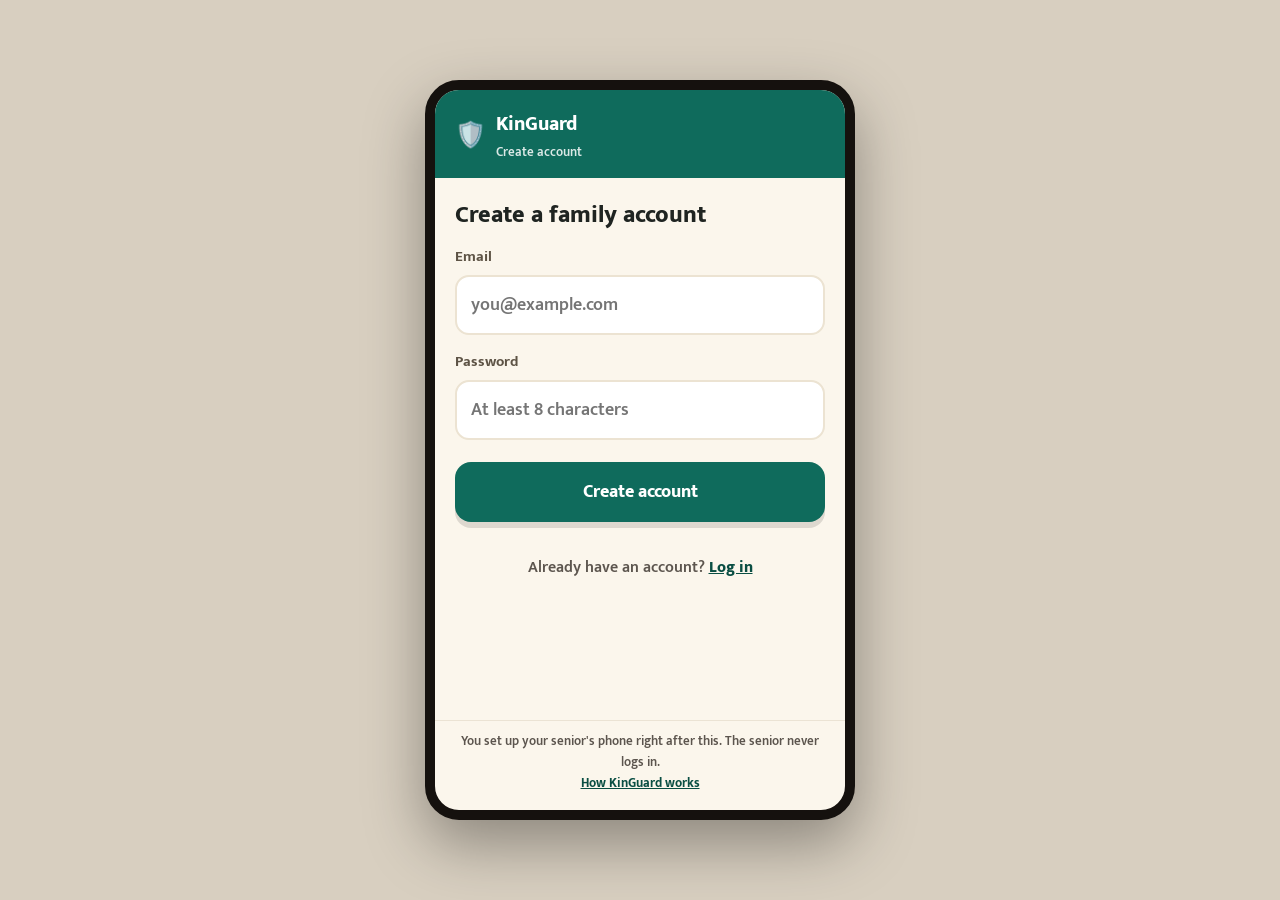
<file: templates/register.html>
<!DOCTYPE html>
<html lang="en">
<head>
<meta charset="UTF-8" />
<meta name="viewport" content="width=device-width, initial-scale=1.0" />
<title>KinGuard — Create account</title>
<link rel="preconnect" href="https://fonts.googleapis.com">
<link href="https://fonts.googleapis.com/css2?family=Mukta:wght@400;600;700;800&display=swap" rel="stylesheet">
<link rel="stylesheet" href="/static/style.css">
<meta name="theme-color" content="#0F6B5C">
<meta name="color-scheme" content="light">
<link rel="manifest" href="/static/manifest.json">
<link rel="apple-touch-icon" href="/static/icon-192.png">
<meta name="apple-mobile-web-app-capable" content="yes">
<meta name="apple-mobile-web-app-status-bar-style" content="default">
</head>
<body>
<div class="phone">
  <header><span class="brand"><span class="sh">🛡️</span><span>KinGuard <small style="opacity:.85">Create account</small></span></span></header>
  <div class="stage">
    <div class="lead" style="margin-bottom:14px">Create a family account</div>
    <form class="authform" onsubmit="return doRegister(event)">
      <label class="fld">Email
        <input id="email" type="email" autocomplete="username" placeholder="you@example.com"></label>
      <label class="fld">Password
        <input id="pw" type="password" autocomplete="new-password" placeholder="At least 8 characters"></label>
      <button class="listen" style="margin-top:8px" type="submit">Create account</button>
    </form>
    <div id="msg"></div>
    <div style="text-align:center;margin-top:18px;font-weight:600;color:var(--muted)">
      Already have an account? <a href="/login" style="color:#0A4E43;font-weight:800">Log in</a></div>
  </div>
  <div class="footnote">You set up your senior's phone right after this. The senior never logs in.<br>
    <a href="/how-it-works" style="color:#0A4E43;font-weight:700">How KinGuard works</a></div>
</div>
<script>
function err(t){ document.getElementById('msg').innerHTML='<div style="color:#C0392B;font-weight:700;margin-top:14px;text-align:center">'+t+'</div>'; }
async function doRegister(e){
  if(e) e.preventDefault();
  const email=(document.getElementById('email').value||'').trim();
  const password=document.getElementById('pw').value||'';
  document.getElementById('msg').textContent='';
  if(password.length<8){ err('Password must be at least 8 characters.'); return false; }
  try{
    const r=await fetch('/api/register',{method:'POST',headers:{'Content-Type':'application/json'},body:JSON.stringify({email,password})});
    const j=await r.json().catch(()=>({}));
    if(r.ok){ location.href='/setup'; return; }   // go straight to configuring the pair
    err(j.error||'Could not create the account.');
  }catch(e){ err('Network error — please try again.'); }
  return false;
}
</script>
</body>
</html>
</file>
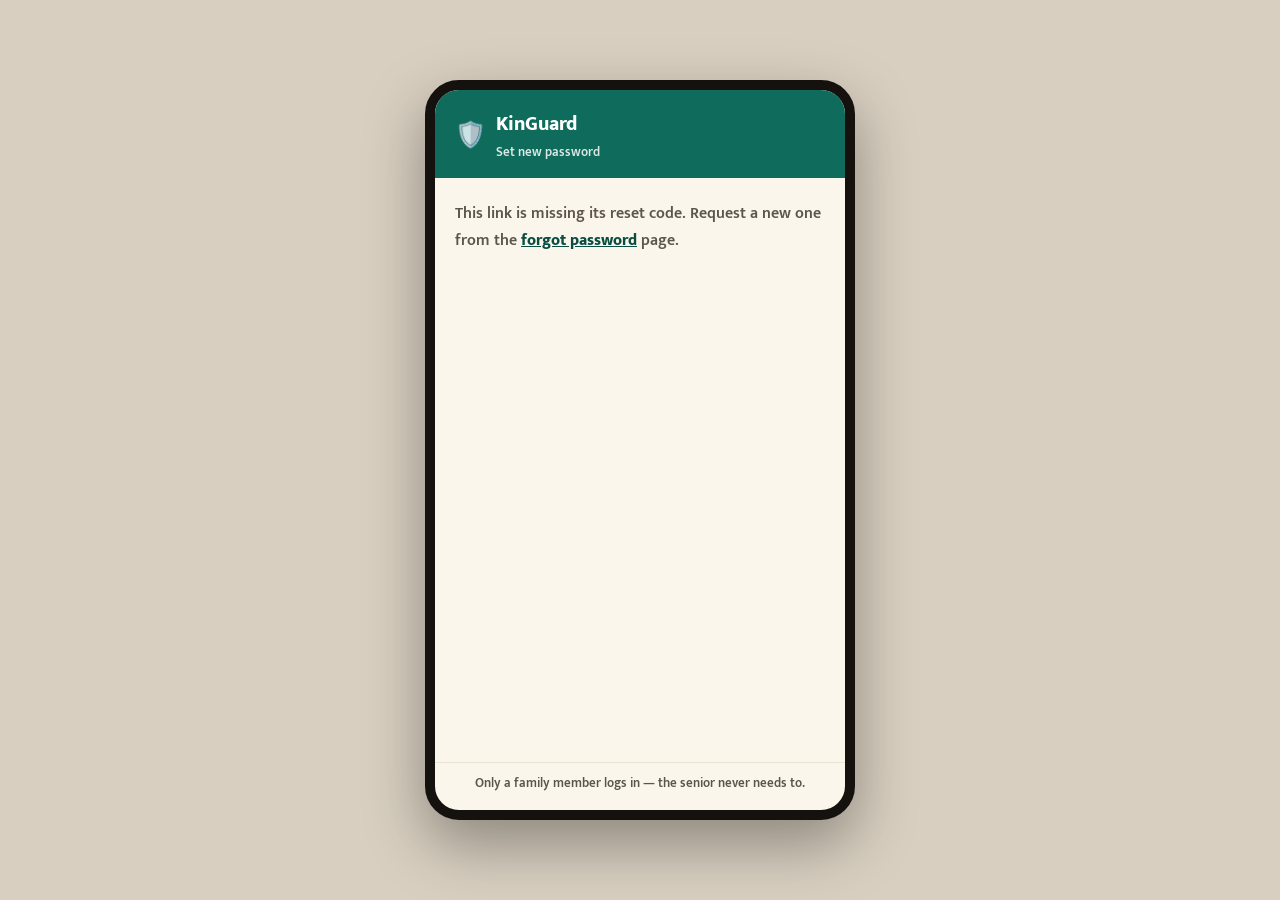
<file: templates/reset-password.html>
<!DOCTYPE html>
<html lang="en">
<head>
<meta charset="UTF-8" />
<meta name="viewport" content="width=device-width, initial-scale=1.0" />
<title>KinGuard — Set new password</title>
<link rel="preconnect" href="https://fonts.googleapis.com">
<link href="https://fonts.googleapis.com/css2?family=Mukta:wght@400;600;700;800&display=swap" rel="stylesheet">
<link rel="stylesheet" href="/static/style.css">
<meta name="theme-color" content="#0F6B5C">
<meta name="color-scheme" content="light">
<link rel="manifest" href="/static/manifest.json">
<link rel="apple-touch-icon" href="/static/icon-192.png">
<meta name="apple-mobile-web-app-capable" content="yes">
<meta name="apple-mobile-web-app-status-bar-style" content="default">
</head>
<body>
<div class="phone">
  <header><span class="brand"><span class="sh">🛡️</span><span>KinGuard <small style="opacity:.85">Set new password</small></span></span></header>
  <div class="stage">
    <div id="noToken" style="display:none;font-weight:600;color:var(--muted);margin-bottom:14px">
      This link is missing its reset code. Request a new one from the
      <a href="/forgot-password" style="color:#0A4E43;font-weight:800">forgot password</a> page.</div>
    <div id="formWrap">
      <div class="lead" style="margin-bottom:14px">Set a new password</div>
      <form class="authform" id="resetForm" onsubmit="return doReset(event)">
        <label class="fld">New password
          <input id="pw" type="password" autocomplete="new-password" placeholder="At least 8 characters"></label>
        <button class="listen" style="margin-top:8px" type="submit">Set password</button>
      </form>
    </div>
    <div id="done" style="display:none;background:var(--teal-soft);border:2px solid #BFE0D6;border-radius:16px;
      padding:14px 16px;margin-top:14px;font-weight:700;color:#0A4E43">
      ✅ Password updated. <a href="/login" style="color:#0A4E43">Log in</a> with your new password.</div>
    <div id="msg"></div>
  </div>
  <div class="footnote">Only a family member logs in — the senior never needs to.</div>
</div>
<script>
const token = (new URLSearchParams(location.search).get('token')||'').trim();
if(!token){
  document.getElementById('formWrap').style.display='none';
  document.getElementById('noToken').style.display='block';
}
// Keep the token out of the visible address bar and browser history, same
// habit as the senior pairing link - it stays usable in this page's JS.
if(token) history.replaceState(null, '', '/reset-password');
function err(t){ document.getElementById('msg').innerHTML='<div style="color:#C0392B;font-weight:700;margin-top:14px;text-align:center">'+t+'</div>'; }
async function doReset(e){
  if(e) e.preventDefault();
  const pw=document.getElementById('pw').value||'';
  document.getElementById('msg').textContent='';
  try{
    const r=await fetch('/api/reset-password',{method:'POST',headers:{'Content-Type':'application/json'},body:JSON.stringify({token,password:pw})});
    const j=await r.json().catch(()=>({}));
    if(r.ok){
      document.getElementById('formWrap').style.display='none';
      document.getElementById('done').style.display='block';
      return false;
    }
    err(j.error||'Could not reset password.');
  }catch(e){ err('Network error — please try again.'); }
  return false;
}
</script>
</body>
</html>
</file>
<file: static/style.css>
:root{
  --cream:#FBF6EC;--ink:#1F2421;--teal:#0F6B5C;--teal-dark:#0A4E43;--teal-soft:#E3F0EC;
  --red:#C0392B;--red-soft:#FBEAE7;--amber:#E0A93F;--amber-soft:#FCF3DF;
  /* One muted grey for every hint, caption and footnote. The palette used to
     carry two near-identical greys that both failed WCAG AA on the cream card
     (2.83:1 and 3.45:1) and badly on the page ground (1.97:1). This clears AA
     on all three: 6.81:1 on cream, 4.75:1 on the page, 7.33:1 on white. */
  --muted:#5C554E;
  --shadow:0 6px 0 rgba(0,0,0,.12);--shadow-press:0 2px 0 rgba(0,0,0,.12);
}
/* KinGuard is deliberately one light, high-contrast theme built for older eyes.
   Without this, Chrome's "Auto dark theme" force-inverts the cream-and-teal
   palette into low-contrast grey-on-grey — which is exactly what it did. */
:root{color-scheme:light;}
*{box-sizing:border-box;margin:0;padding:0;-webkit-tap-highlight-color:transparent;}
body{font-family:'Mukta',sans-serif;background:#D8CFC0;color:var(--ink);min-height:100vh;
  display:flex;align-items:center;justify-content:center;padding:18px;}
.phone{width:100%;max-width:430px;background:var(--cream);border-radius:34px;overflow:hidden;
  box-shadow:0 24px 60px rgba(0,0,0,.35);border:10px solid #15110E;min-height:740px;
  display:flex;flex-direction:column;}
header{background:var(--teal);color:#fff;padding:17px 20px 15px;display:flex;align-items:center;gap:11px;}
header.fam{background:var(--teal-dark);}
.brand{display:flex;align-items:center;gap:10px;font-weight:800;font-size:20px;}
.brand .sh{font-size:25px;}
.brand small{display:block;font-size:12.5px;font-weight:600;opacity:.85;margin-top:1px;}
.stage{padding:22px 20px 26px;flex:1;display:flex;flex-direction:column;}

.lead{font-size:24px;font-weight:800;line-height:1.25;margin-bottom:2px;}
.panic{width:100%;border:none;cursor:pointer;font-family:inherit;background:var(--red);color:#fff;
  border-radius:22px;padding:24px 20px;display:flex;align-items:center;gap:16px;
  box-shadow:var(--shadow);transition:transform .06s,box-shadow .06s;margin-bottom:22px;text-align:left;}
.panic:active{transform:translateY(4px);box-shadow:var(--shadow-press);}
.panic .ic{font-size:42px;line-height:1;}
.panic span.txt{flex:1;}
.panic .t1{font-size:24px;font-weight:800;line-height:1.15;display:block;}
.panic .t2{font-size:15px;font-weight:600;opacity:.9;margin-top:2px;display:block;}
.divider{display:flex;align-items:center;gap:12px;color:var(--muted);font-weight:700;font-size:15px;margin-bottom:15px;}
.divider::before,.divider::after{content:"";flex:1;height:2px;background:#E4DCCD;}
.grid{display:flex;flex-direction:column;gap:12px;}
.opt{width:100%;border:none;cursor:pointer;font-family:inherit;background:#fff;border:2px solid #ECE3D2;
  border-radius:18px;padding:17px 16px;display:flex;align-items:center;gap:15px;box-shadow:0 4px 0 #E4DCCD;
  transition:transform .06s,box-shadow .06s,border-color .12s;text-align:left;}
.opt:active{transform:translateY(3px);box-shadow:0 1px 0 #E4DCCD;border-color:var(--teal);}
.opt .ic{font-size:33px;line-height:1;flex-shrink:0;width:46px;text-align:center;}
.opt .lbl{font-size:18px;font-weight:700;line-height:1.25;flex:1;}
.opt .lbl small{display:block;font-size:13.5px;font-weight:600;color:var(--muted);margin-top:2px;}

.verdict{background:var(--red-soft);border:2px solid #F1C9C2;border-radius:22px;padding:22px 20px;
  display:flex;gap:14px;align-items:flex-start;margin-bottom:18px;}
.verdict.safe{background:var(--teal-soft);border-color:#BFE0D6;}
.verdict .vic{font-size:46px;line-height:1;}
.verdict .vt{font-size:27px;font-weight:800;color:var(--red);line-height:1.1;}
.verdict.safe .vt{color:var(--teal-dark);}
.verdict .vw{font-size:17px;font-weight:600;color:#4a4a44;margin-top:7px;line-height:1.4;}
.steps{display:flex;flex-direction:column;gap:11px;margin-bottom:8px;}
.step{display:flex;align-items:center;gap:14px;background:#fff;border:2px solid #ECE3D2;border-radius:15px;
  padding:14px 15px;}
.step .sic{font-size:27px;width:38px;text-align:center;flex-shrink:0;}
.step .stx{font-size:17.5px;font-weight:700;line-height:1.25;flex:1;}
.step.alert{background:var(--teal-soft);border-color:#BFE0D6;}
.step.call{background:var(--amber-soft);border-color:#E7D69E;}
.listen{width:100%;border:none;cursor:pointer;font-family:inherit;background:var(--teal);color:#fff;
  border-radius:16px;padding:15px;font-size:18px;font-weight:800;display:flex;align-items:center;
  justify-content:center;gap:10px;margin:6px 0 14px;box-shadow:var(--shadow);transition:.06s;}
.listen:active{transform:translateY(4px);box-shadow:var(--shadow-press);}
.listen.speaking{background:var(--amber);color:#3a2c08;}

/* Language dropdown on Setup. Matches .fld input so it sits with the name and
   phone fields below it; the native control gives the phone's own picker and
   its keyboard/screen-reader behaviour for free. appearance:none drops the OS
   arrow, so one is drawn back on as a background image. */
.langpick{display:block;width:100%;margin:0 0 4px;font-family:inherit;font-size:18px;font-weight:700;
  padding:13px 44px 13px 14px;border:2px solid #ECE3D2;border-radius:14px;
  background-color:#fff;color:var(--ink);cursor:pointer;
  appearance:none;-webkit-appearance:none;
  background-image:url("data:image/svg+xml;charset=UTF-8,%3Csvg xmlns='http://www.w3.org/2000/svg' viewBox='0 0 24 24' fill='none' stroke='%230F6B5C' stroke-width='3' stroke-linecap='round' stroke-linejoin='round'%3E%3Cpath d='M6 9l6 6 6-6'/%3E%3C/svg%3E");
  background-repeat:no-repeat;background-position:right 15px center;background-size:15px;}
.langpick:focus{outline:none;border-color:var(--teal);}
.langpick:focus-visible{outline:3px solid var(--amber);outline-offset:2px;}

/* Shown on iPhone in place of the alerts button, which iOS hides until the
   app is installed to the Home Screen. */
.ioshint{margin-top:18px;background:var(--teal-soft);border:2px solid #BFE0D6;border-radius:18px;
  padding:16px 18px;font-size:15.5px;font-weight:600;color:#3f5f57;line-height:1.45;text-align:left;}
a.callbtn{text-decoration:none;display:flex;align-items:center;justify-content:center;gap:12px;
  background:var(--teal-dark);color:#fff;border-radius:18px;padding:20px;font-size:21px;font-weight:800;
  box-shadow:var(--shadow);margin-bottom:14px;}
a.callbtn:active{transform:translateY(4px);box-shadow:var(--shadow-press);}
a.callbtn.sec{background:#fff;color:var(--teal-dark);border:2px solid var(--teal);box-shadow:0 5px 0 #BFE0D6;padding:16px;font-size:18px;}
.back{width:100%;border:none;cursor:pointer;font-family:inherit;background:transparent;color:var(--teal-dark);
  font-size:18px;font-weight:800;padding:14px;}

/* setup form */
.authform{display:flex;flex-direction:column;}
.fld{display:block;font-size:15px;font-weight:700;color:#5d5345;margin-bottom:14px;}
.fld input{display:block;width:100%;margin-top:6px;font-family:inherit;font-size:18px;font-weight:600;
  padding:13px 14px;border:2px solid #ECE3D2;border-radius:14px;background:#fff;}
.fld input:focus{outline:none;border-color:var(--teal);}
.sel-card{position:relative;}
.sel-card.selected{border-color:var(--teal);background:var(--teal-soft);box-shadow:0 4px 0 #BFE0D6;}
.sel-card .tick{font-size:22px;color:var(--teal);font-weight:800;width:24px;text-align:center;}

/* delete account — outlined, never a big filled red button, so it can't be hit
   by accident while scrolling to Save. */
.dzone{margin-top:26px;}
.dbtn{width:100%;font-family:inherit;background:#fff;border:2px solid #E4B7B0;color:var(--red);
  font-size:17px;font-weight:800;padding:15px;border-radius:16px;cursor:pointer;text-align:center;}
.dbtn:active{background:var(--red-soft);}
.dconf{background:var(--red-soft);border:2px solid #F1C9C2;border-radius:18px;padding:18px;margin-top:12px;}
.dconf .dt{font-size:20px;font-weight:800;color:var(--red);line-height:1.2;margin-bottom:12px;}
.dconf .dw{font-size:16.5px;font-weight:700;line-height:1.35;background:#fff;border:2px solid #F1C9C2;
  border-radius:12px;padding:12px 13px;margin-bottom:14px;}
.dconf .dk{font-size:13.5px;font-weight:800;letter-spacing:.3px;color:var(--muted);margin-bottom:7px;}
.dconf ul{list-style:none;display:flex;flex-direction:column;gap:6px;}
.dconf li{font-size:16px;font-weight:700;line-height:1.3;}
.dconf li:before{content:'•';color:var(--red);margin-right:8px;}
.dconf .fld{margin-top:14px;margin-bottom:0;}
.drow{display:flex;gap:10px;margin-top:14px;}
.drow button{flex:1;font-family:inherit;font-size:17px;font-weight:800;padding:14px;
  border-radius:14px;cursor:pointer;}
.dcancel{background:#fff;border:2px solid #ECE3D2;color:var(--ink);}
.dgo{background:var(--red);border:none;color:#fff;}
.derr{color:var(--red);font-weight:700;font-size:15px;margin-top:10px;}

/* family */
.lockwrap{flex:1;display:flex;flex-direction:column;justify-content:center;gap:18px;}
.clock{text-align:center;color:var(--muted);font-weight:700;margin-bottom:6px;}
.clock .big{font-size:46px;font-weight:800;color:#6b6357;line-height:1;}
.calm{text-align:center;color:var(--muted);font-weight:700;font-size:17px;background:#fff;border:2px solid #ECE3D2;border-radius:18px;padding:22px;}
.notif{background:#fff;border-radius:22px;padding:18px;border:2px solid #F1C9C2;cursor:pointer;
  display:flex;flex-direction:column;gap:10px;animation:pulse 1.8s infinite;}
@keyframes pulse{0%,100%{box-shadow:0 10px 24px rgba(192,57,43,.18);}50%{box-shadow:0 10px 34px rgba(192,57,43,.42);}}
.notif .row{display:flex;align-items:center;gap:10px;}
.notif .tag{background:var(--red);color:#fff;font-weight:800;font-size:13px;padding:4px 11px;border-radius:999px;}
.notif .when{margin-left:auto;color:var(--muted);font-weight:700;font-size:14px;}
.notif .ttl{font-size:21px;font-weight:800;line-height:1.2;}
.notif .hint{font-size:14.5px;font-weight:600;color:var(--muted);}
.who{display:flex;align-items:center;gap:14px;background:var(--red-soft);border:2px solid #F1C9C2;border-radius:22px;
  padding:18px;margin-bottom:16px;}
.who .av{width:54px;height:54px;border-radius:50%;background:var(--teal);color:#fff;display:flex;
  align-items:center;justify-content:center;font-size:24px;font-weight:800;flex-shrink:0;}
.who .wt{font-size:21px;font-weight:800;line-height:1.15;}
.who .ws{font-size:15px;font-weight:700;color:var(--red);margin-top:3px;}
.card{background:#fff;border:2px solid #ECE3D2;border-radius:18px;padding:16px;margin-bottom:14px;}
.card .k{font-size:13.5px;font-weight:800;letter-spacing:.5px;color:var(--muted);margin-bottom:8px;}
.card .reported{display:flex;align-items:center;gap:12px;font-size:19px;font-weight:800;}
.card .reported .ic{font-size:30px;}
.card .danger{font-size:16px;font-weight:600;color:#4a4a44;line-height:1.45;margin-top:10px;
  background:var(--amber-soft);border-radius:12px;padding:11px 13px;border:1.5px solid #E7D69E;}
.coach{background:var(--teal-soft);border:2px solid #BFE0D6;border-radius:18px;padding:16px;margin-bottom:14px;}
.coach .k{font-size:13.5px;font-weight:800;color:var(--teal-dark);margin-bottom:10px;}
.coach ul{list-style:none;display:flex;flex-direction:column;gap:10px;}
.coach li{display:flex;gap:11px;font-size:16.5px;font-weight:700;line-height:1.3;align-items:flex-start;}
.coach li .b{color:var(--teal);font-size:19px;flex-shrink:0;}
.resolve{width:100%;border:none;cursor:pointer;font-family:inherit;background:var(--amber);color:#3a2c08;
  border-radius:16px;padding:17px;font-size:18px;font-weight:800;display:flex;align-items:center;
  justify-content:center;gap:9px;box-shadow:0 5px 0 #c4892a;margin-bottom:6px;}
.resolve:active{transform:translateY(4px);box-shadow:0 1px 0 #c4892a;}
.resolved{flex:1;display:flex;flex-direction:column;align-items:center;justify-content:center;text-align:center;gap:8px;}
.resolved .big{font-size:74px;line-height:1;}
.resolved .rt{font-size:27px;font-weight:800;color:var(--teal-dark);}
.resolved .rw{font-size:17px;font-weight:600;color:#5d635e;max-width:300px;line-height:1.45;}

.footnote{text-align:center;font-size:12.5px;color:var(--muted);font-weight:600;padding:10px 20px 16px;border-top:1px solid #EBE3D4;}
.fade{animation:fade .25s ease;}
@keyframes fade{from{opacity:0;transform:translateY(8px);}to{opacity:1;transform:none;}}

/* chooser landing */
.chooser{max-width:460px;text-align:center;background:var(--cream);border-radius:26px;padding:34px 28px;
  box-shadow:0 24px 60px rgba(0,0,0,.3);}
.chooser h1{font-size:30px;font-weight:800;color:var(--teal-dark);margin-bottom:6px;}
.chooser p{font-size:16px;color:#6b6357;font-weight:600;margin-bottom:24px;line-height:1.5;}
.chooser a{display:block;text-decoration:none;border-radius:18px;padding:20px;font-size:20px;font-weight:800;margin-bottom:14px;box-shadow:var(--shadow);}
.chooser a.s{background:var(--teal);color:#fff;}
.chooser a.f{background:var(--teal-dark);color:#fff;}
.chooser small{color:var(--muted);font-weight:600;font-size:13px;}

/* ============================================================
   ACCESSIBILITY MODES — turned on automatically from onboarding
   ============================================================ */

/* Big text — for low vision / tremor */
body.big-text .lead{font-size:31px;}
body.big-text .panic .t1{font-size:31px;}
body.big-text .panic .t2{font-size:18px;}
body.big-text .panic .ic{font-size:50px;}
body.big-text .opt .ic{font-size:40px;}
body.big-text .opt .lbl{font-size:22px;}
body.big-text .opt .lbl small{font-size:16px;}
body.big-text .verdict .vt{font-size:33px;}
body.big-text .verdict .vw{font-size:21px;}
body.big-text .verdict .vic{font-size:54px;}
body.big-text .step .stx{font-size:21px;}
body.big-text .step .sic{font-size:32px;}
body.big-text .listen{font-size:22px;padding:18px;}
body.big-text a.callbtn{font-size:24px;padding:24px;}
body.big-text .coach li{font-size:19px;}
body.big-text .card .reported{font-size:22px;}
body.big-text .card .danger{font-size:18px;}

/* High contrast — for low vision */
body.high-contrast{background:#000;}
body.high-contrast .phone{background:#fff;border-color:#000;}
body.high-contrast header{background:#000;}
body.high-contrast .opt{background:#fff;border-color:#000;color:#000;box-shadow:0 4px 0 #000;}
body.high-contrast .opt .lbl{color:#000;}
body.high-contrast .opt .lbl small{color:#222;}
body.high-contrast .lead{color:#000;}
body.high-contrast .verdict{background:#fff;border:3px solid #B00000;}
body.high-contrast .verdict .vt{color:#B00000;}
body.high-contrast .verdict .vw{color:#000;}
body.high-contrast .verdict.safe{border-color:#0A4E43;}
body.high-contrast .step{background:#fff;border-color:#000;}
body.high-contrast .step .stx{color:#000;}
body.high-contrast a.callbtn{background:#000;}
body.high-contrast .footnote{color:#000;border-color:#000;}

/* Simple mode — for memory / confusion: emphasise the big panic button, but
   keep the scam-type options visible below it. */
body.simple-mode .panic{padding:44px 24px;}
body.simple-mode .panic .ic{font-size:60px;}
body.simple-mode .panic .t1{font-size:32px;}
body.simple-mode .panic .t2{font-size:19px;}

/* Keyboard focus. :focus-visible so a mouse/touch press never shows a ring,
   but tabbing always does. Amber is used because it stays visible on the
   cream ground, on white cards, and on the teal and red buttons alike. */
.listen:focus-visible,.opt:focus-visible,.panic:focus-visible,.dbtn:focus-visible,
.dgo:focus-visible,.dcancel:focus-visible,a:focus-visible,button:focus-visible,
select:focus-visible,input:focus-visible{
  outline:3px solid var(--amber);outline-offset:3px;}

/* Past alerts on the family screen. Collapsed by default: the calm "no alerts"
   view is the reassuring one, and a list of past scam attempts should not be
   the first thing a worried family member reads. */
.histbtn{width:100%;margin-top:18px;font-family:inherit;background:transparent;border:none;
  color:var(--teal-dark);font-size:15px;font-weight:800;padding:12px;cursor:pointer;}
.histwrap{display:flex;flex-direction:column;gap:8px;margin-top:4px;}
.hrow{display:flex;align-items:center;gap:12px;background:#fff;border:2px solid #ECE3D2;
  border-radius:14px;padding:11px 13px;}
.hrow .hic{font-size:23px;line-height:1;flex-shrink:0;}
.hrow .htx{flex:1;min-width:0;}
.hrow .hlbl{display:block;font-size:14.5px;font-weight:700;line-height:1.25;}
.hrow .hwhen{display:block;font-size:12.5px;font-weight:600;color:var(--muted);margin-top:2px;}
.hrow .hst{font-size:11.5px;font-weight:800;text-transform:uppercase;letter-spacing:.04em;
  color:var(--teal-dark);background:var(--teal-soft);border:1px solid #BFE0D6;
  border-radius:99px;padding:3px 9px;white-space:nowrap;flex-shrink:0;}
.hrow .hst.live{color:var(--red);background:var(--red-soft);border-color:#F1C9C2;}
.histnone{text-align:center;font-size:13.5px;font-weight:600;color:var(--muted);padding:10px 4px;}
</file>
